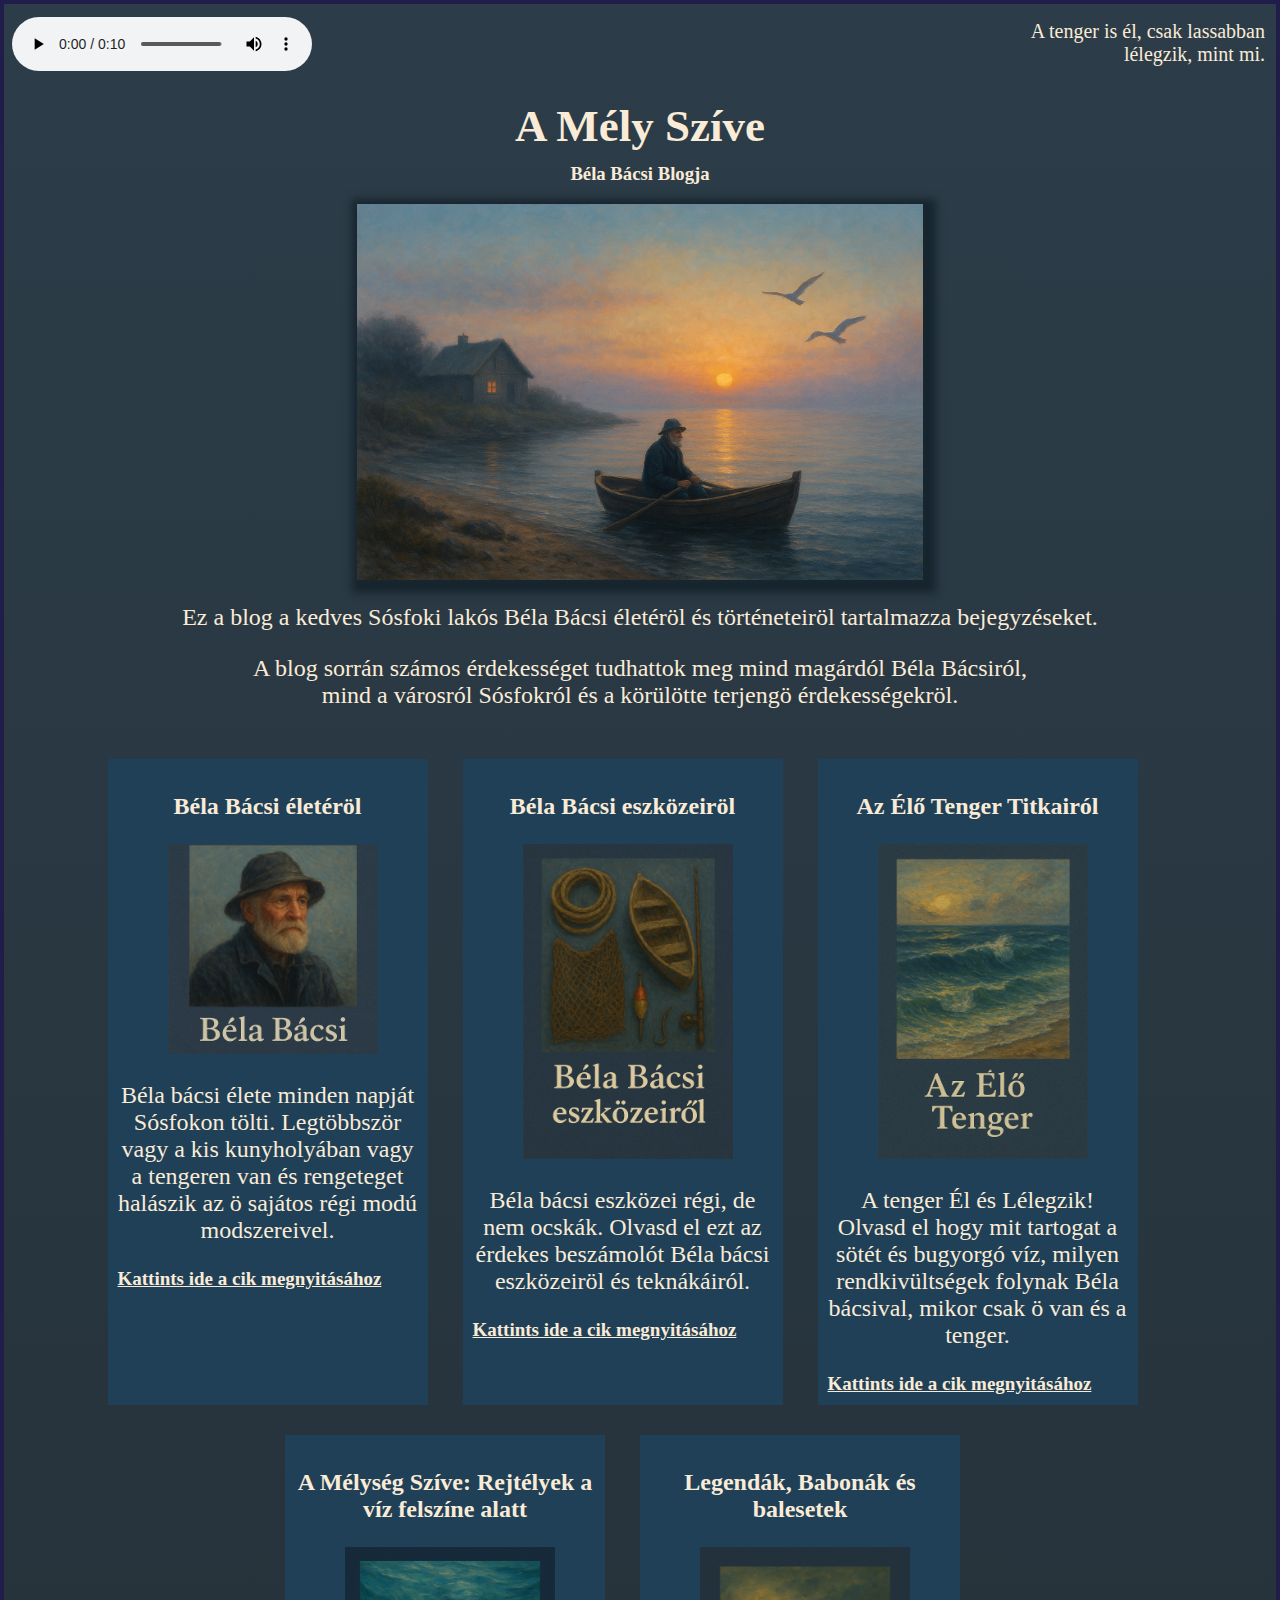
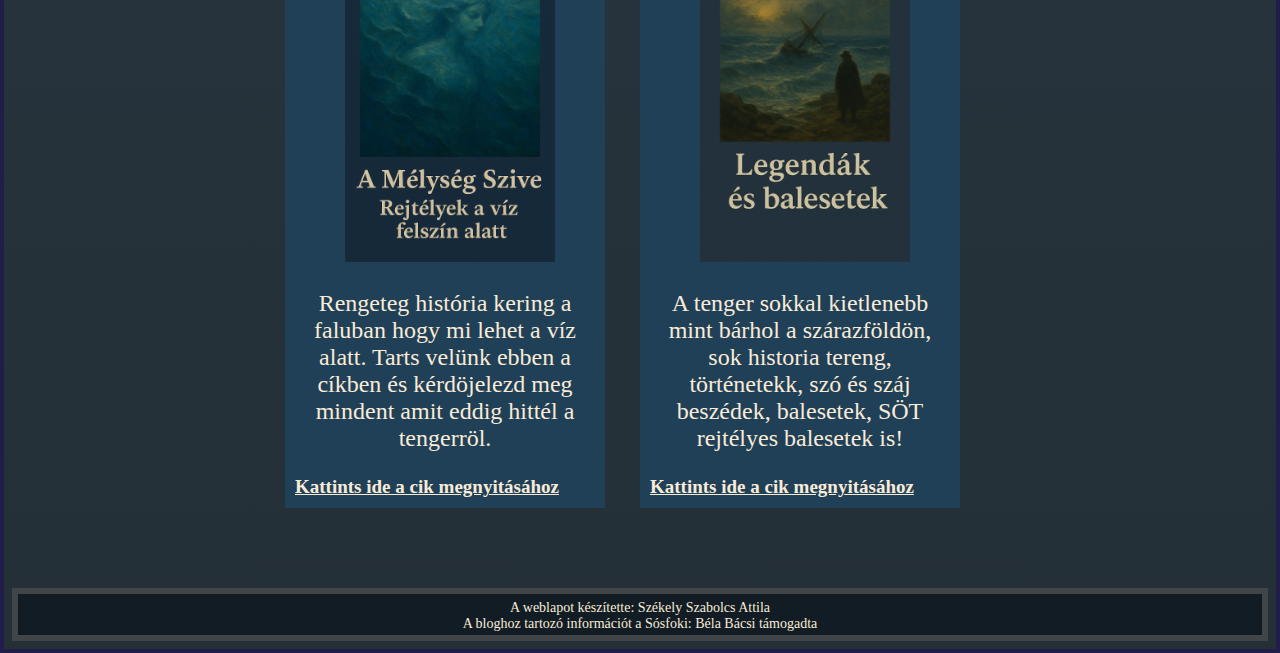
<file: Vizsga HTML/html and css/index.html>
<!DOCTYPE html>
<html lang="hu">
<head>
    <meta charset="UTF-8">
    <meta name="viewport" content="width=device-width, initial-scale=1.0">
    <title>Béla bácsi és a tenger titkai</title>
    <link rel="stylesheet" href="style.css">
</head>
<body>
    <audio controls autoplay loop preload="auto" class="main_audi"><source src="../assets/Sea_Waves.ogg" type="audio/ogg"><i>Your browser does not support the audio element. </i></audio>
    <p id="randomText" class="koszonto"></p>
        <script>
            const texts = [
                "Üdvözlöm a tenger legmélyebb bugyrában",
                "Nyitott szível várok mindenkit akit érdekel a tenger irányti érdeklődés",
                "Üdvözöllek a halászat íránti szenvedélyben",
                "A tenger is él, csak lassabban lélegzik, mint mi.",
                "A Mély Szíve nem alszik örökké.",
                "Te is hallottad már a tenger énekét?",
                "Vigyáz hogy ne nézz túl sokáig a tengerbe, mert lehet hogy fel fal téged is a mély",

            ];

            const randomIndex = Math.floor(Math.random() * texts.length);
            document.getElementById('randomText').innerText = texts[randomIndex];
        </script>    
    <h1>A Mély Szíve</h1>
    <h3 class="bump">Béla Bácsi Blogja</h3>
    <img src="../assets/main_pic.png" id="main_img" alt="gyönyörű naplemente">
    <p>Ez a blog a kedves Sósfoki lakós Béla Bácsi életéröl és történeteiröl tartalmazza bejegyzéseket.</p>
    <p>A blog sorrán számos érdekességet tudhattok meg mind magárdól Béla Bácsiról,<br> mind a városról Sósfokról és a körülötte terjengö érdekességekröl.</p>
    <div class="display_link">
        <div class="display_container">
            <h3>Béla Bácsi életéröl</h3>
            <img src="../assets/bela_bacsi.png" alt="béla bácsiról">
            <p>Béla bácsi élete minden napját Sósfokon tölti. Legtöbbször vagy a kis kunyholyában vagy a tengeren van és rengeteget halászik az ö sajátos régi modú modszereivel.</p>
            <a href="bela_bacsirol.html">Kattints ide a cik megnyitásához</a>
        </div>
        <div class="display_container">
            <h3>Béla Bácsi eszközeiröl</h3>
            <img src="../assets/bela_bacsi_eszkozok.png" alt="minden béla bácsi eszközeiröl">
            <p>Béla bácsi eszközei régi, de nem ocskák. Olvasd el ezt az érdekes beszámolót Béla bácsi eszközeiröl és teknákáiról.</p>
            <a href="bela_bacsi_eszközei.html">Kattints ide a cik megnyitásához</a>

        </div>
        <div class="display_container">
            <h3>Az Élő Tenger Titkairól</h3>
            <img src="../assets/elo_tenger.png" alt="halottál már az élő tengerröl?">
            <p>A tenger Él és Lélegzik! Olvasd el hogy mit tartogat a sötét és bugyorgó víz, milyen rendkivültségek folynak Béla bácsival, mikor csak ö van és a tenger.</p>
            <a href="az_elo_tenger.html">Kattints ide a cik megnyitásához</a>
       
        </div>
        <div class="display_container">
            <h3>A Mélység Szíve: Rejtélyek a víz felszíne alatt</h3>
            <img src="../assets/melyseg_szive.png" alt="mélyen a víz alatt...">
            <p>Rengeteg história kering a faluban hogy mi lehet a víz alatt. Tarts velünk ebben a cíkben és kérdöjelezd meg mindent amit eddig hittél a tengerröl.</p>
            <a href="a_melyseg_szive.html">Kattints ide a cik megnyitásához</a>
        </div>
        <div class="display_container">
            <h3>Legendák, Babonák és balesetek</h3>            
            <img src="../assets/legendak.png" alt="történetek a mélységböl">
            <p>A tenger sokkal kietlenebb mint bárhol a szárazföldön, sok historia tereng, történetekk, szó és száj beszédek, balesetek, SÖT rejtélyes balesetek is!</p>        
            <a href="balesetek_es_legendak.html">Kattints ide a cik megnyitásához</a>
        </div>

    </div>
    <footer>
        A weblapot készítette: Székely Szabolcs Attila
        <br>
        A bloghoz tartozó információt a Sósfoki: Béla Bácsi támogadta
    </footer>
</body>
</html>
</file>
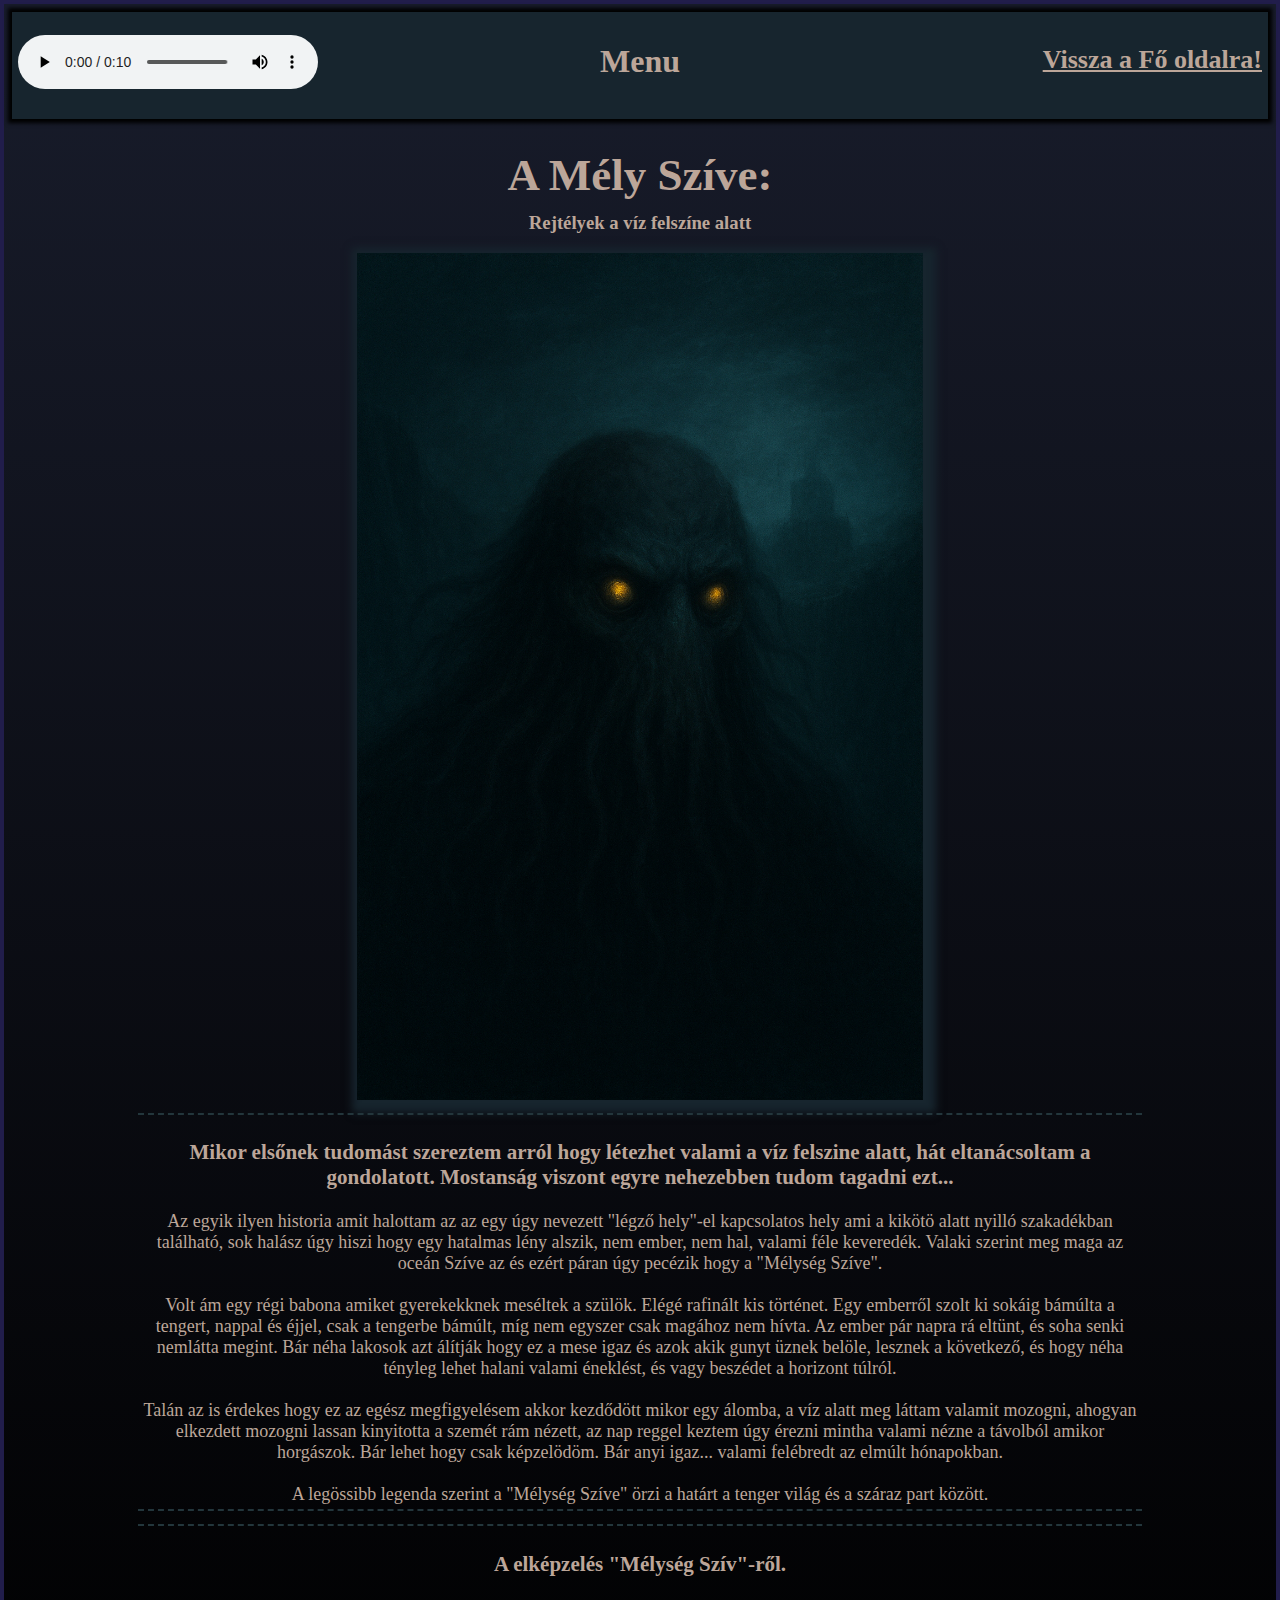
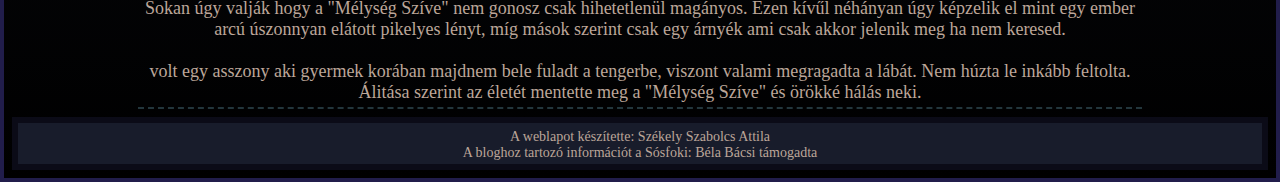
<file: Vizsga HTML/html and css/a_melyseg_szive.html>
<!DOCTYPE html>
<html lang="hu">
<head>
    <meta charset="UTF-8">
    <meta name="viewport" content="width=device-width, initial-scale=1.0">
    <title>Béla bácsi és a tenger titkai</title>
    <link rel="stylesheet" href="style.css">
</head>
<body class="melyen">
    <div class="menu_container">
    <h3 class="menu deep_color">Menu</h3>
    <audio controls autoplay loop preload="auto"><source src="../assets/Sea_Waves.ogg" type="audio/ogg"><i>Your browser does not support the audio element. </i></audio>
    <a href="index.html" class="fo_menu deep_color">Vissza a Fő oldalra!</a>
    </div>

    <h1 class="deep_color">A Mély Szíve:</h1>
    <h3 class="deep_color bump">Rejtélyek a víz felszíne alatt</h3>
    <img src="../assets/a_leny.png" id="main_img" alt="a lény">
    <article class="deep_color deep_border">
        <h3 class="deep_color">Mikor elsőnek tudomást szereztem arról hogy létezhet valami a víz felszine alatt, hát eltanácsoltam a gondolatott. Mostanság viszont egyre nehezebben tudom tagadni ezt...</h3>
        Az egyik ilyen historia amit halottam az az egy úgy nevezett "légző hely"-el kapcsolatos hely ami a kikötö alatt nyilló szakadékban található, sok halász úgy hiszi hogy egy hatalmas lény alszik, nem ember, nem hal, valami féle keveredék. Valaki szerint meg maga az oceán Szíve az és ezért páran úgy pecézik hogy a "Mélység Szíve".
        <br>
        <br>
        Volt ám egy régi babona amiket gyerekekknek meséltek a szülök. Elégé rafinált kis történet. Egy emberről szolt ki sokáig bámúlta a tengert, nappal és éjjel, csak a tengerbe bámúlt, míg nem egyszer csak magához nem hívta. Az ember pár napra rá eltünt, és soha senki nemlátta megint. Bár néha lakosok azt álítják hogy ez a mese igaz és azok akik gunyt üznek belöle, lesznek a következő, és hogy néha tényleg lehet halani valami éneklést, és vagy beszédet a horizont túlról. 
        <br>
        <br>
        Talán az is érdekes hogy ez az egész megfigyelésem akkor kezdődött mikor egy álomba, a víz alatt meg láttam valamit mozogni, ahogyan elkezdett mozogni lassan kinyitotta a szemét rám nézett, az nap reggel keztem úgy érezni mintha valami nézne a távolból amikor horgászok. Bár lehet hogy csak képzelödöm. Bár anyi igaz... valami felébredt az elmúlt hónapokban.
        <br>
        <br>
        A legössibb legenda szerint a "Mélység Szíve" örzi a határt a tenger világ és a száraz part között. 
    </article>
    <article class="deep_color deep_border">
        <h3 class="deep_color">A elképzelés "Mélység Szív"-ről.</h3>
        Sokan úgy valják hogy a "Mélység Szíve" nem gonosz csak hihetetlenül magányos. Ezen kívűl néhányan úgy képzelik el mint egy ember arcú úszonnyan elátott pikelyes lényt, míg mások szerint csak egy árnyék ami csak akkor jelenik meg ha nem keresed.
        <br>
        <br>
        volt egy asszony aki gyermek korában majdnem bele fuladt a tengerbe, viszont valami megragadta a lábát. Nem húzta le inkább feltolta. Álitása szerint az életét mentette meg a "Mélység Szíve" és örökké hálás neki.
    </article>
    <footer class="deep_color deep_footer">
        A weblapot készítette: Székely Szabolcs Attila
        <br>
        A bloghoz tartozó információt a Sósfoki: Béla Bácsi támogadta
    </footer>

</body>
</html>
</file>
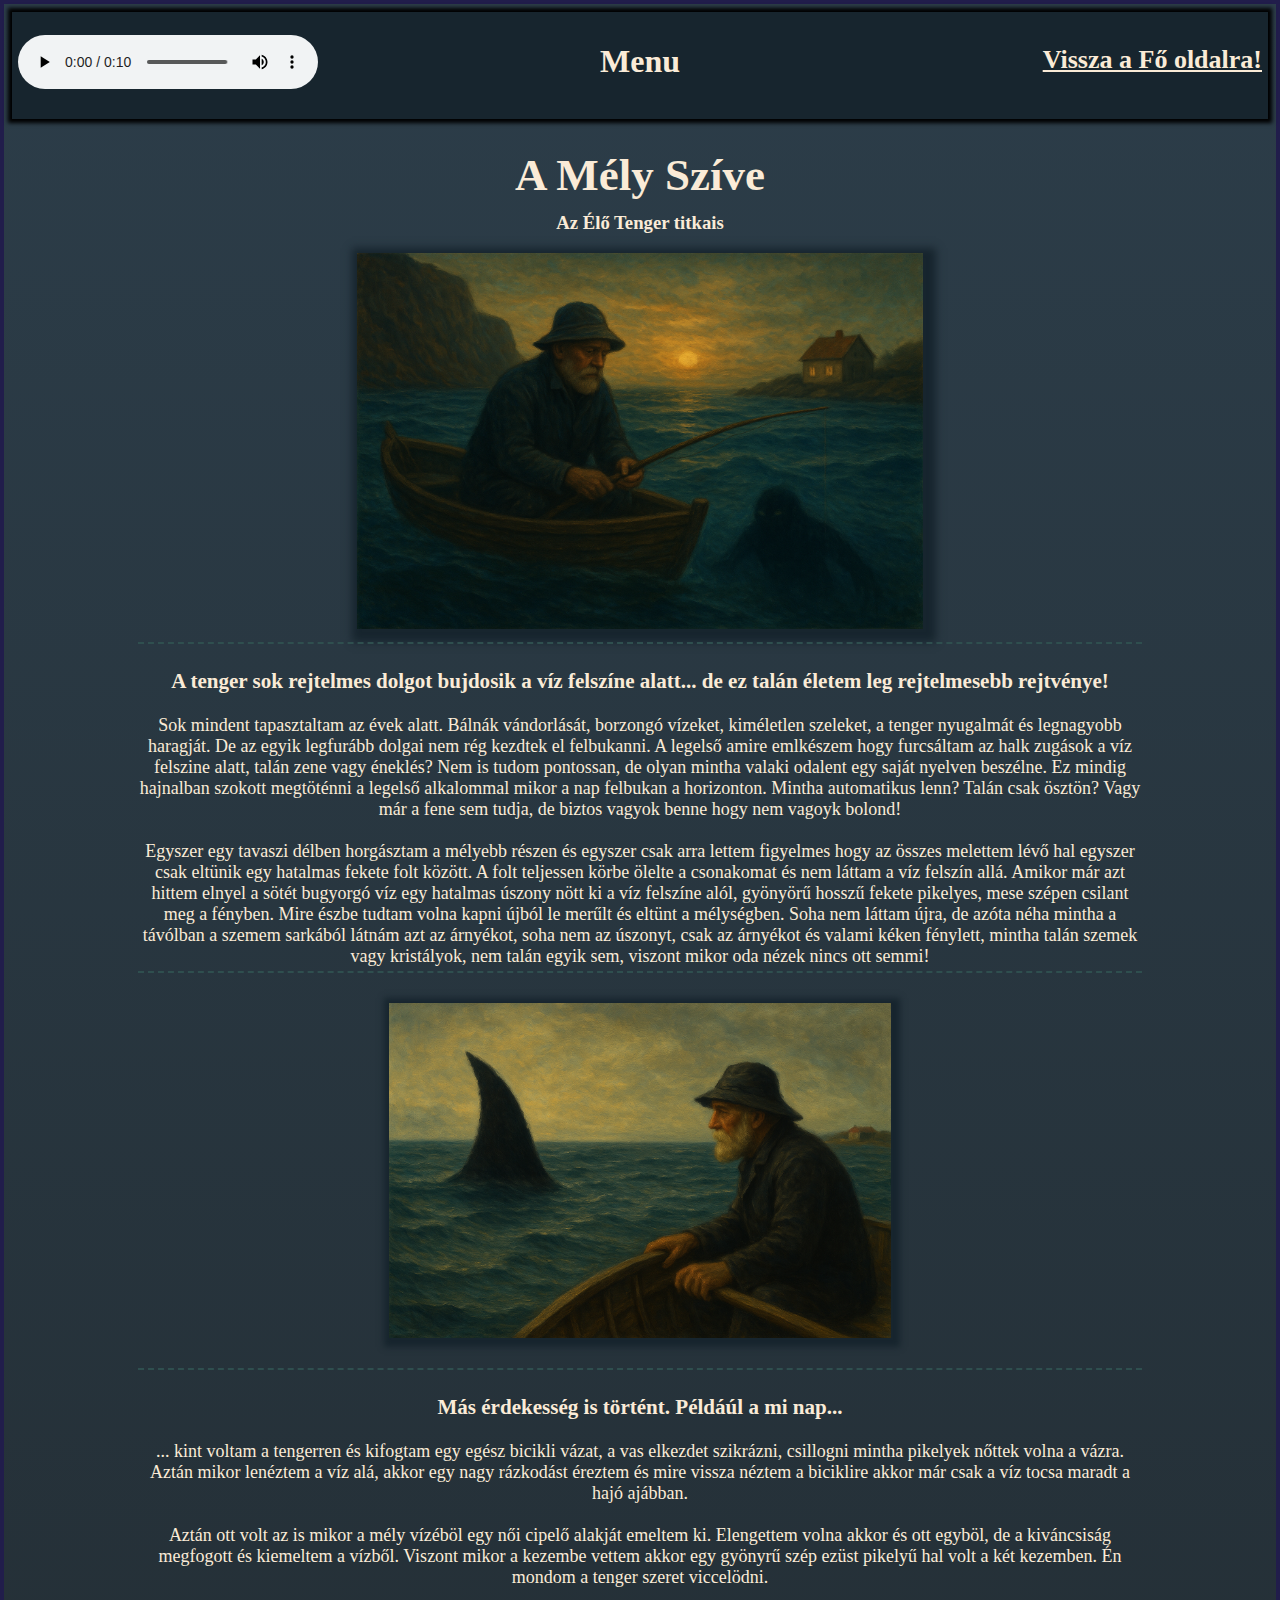
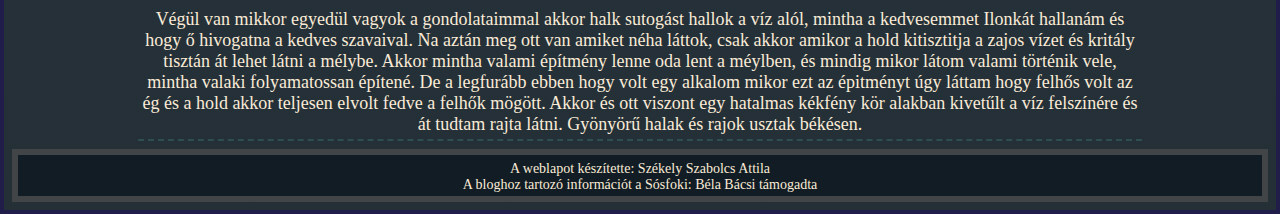
<file: Vizsga HTML/html and css/az_elo_tenger.html>
<!DOCTYPE html>
<html lang="hu">
<head>
    <meta charset="UTF-8">
    <meta name="viewport" content="width=device-width, initial-scale=1.0">
    <title>Béla bácsi és a tenger titkai</title>
    <link rel="stylesheet" href="style.css">
</head>
<body>
    <divc class="fish_container"> <!-- Tanár úr tudom hogy hibát ad, de nem müködik ha kijavítom, néze meg magától I swear to god -->
        <img src="../assets/fish\big_fish.png" class="big_fish" alt="Big fish good fish">
        <img src="../assets/fish\swarm_of_fish.png" class="small_fish_1" alt="avgán">
        <img src="../assets/fish\swarm_of_fish_2.png" class="small_fish_2" alt="shurkiken">
    </divc>
    <div class="menu_container">
    <h3 class="menu">Menu</h3>
    <audio controls autoplay loop preload="auto"><source src="../assets/Sea_Waves.ogg" type="audio/ogg"><i>Your browser does not support the audio element. </i></audio>
    <a href="index.html" class="fo_menu">Vissza a Fő oldalra!</a>
    </div>
    
    
    <h1>A Mély Szíve</h1>
    <h3 class="bump">Az Élő Tenger titkais</h3>
    <img src="../assets/az_elo_tenger.png" id="main_img" alt="az elo tenger">
    <article>
        <h3>A tenger sok rejtelmes dolgot bujdosik a víz felszíne alatt... de ez talán életem leg rejtelmesebb rejtvénye!</h3>
        Sok mindent tapasztaltam az évek alatt. Bálnák vándorlását, borzongó vízeket, kiméletlen szeleket, a tenger nyugalmát és legnagyobb haragját. De az egyik legfurább dolgai nem rég kezdtek el felbukanni. A legelső amire emlkészem hogy furcsáltam az halk zugások a víz felszine alatt, talán zene vagy éneklés? Nem is tudom pontossan, de olyan mintha valaki odalent egy saját nyelven beszélne. Ez mindig hajnalban szokott megtöténni a legelső alkalommal mikor a nap felbukan a horizonton. Mintha automatikus lenn? Talán csak ösztön? Vagy már a fene sem tudja, de biztos vagyok benne hogy nem vagoyk bolond!
        <br>
        <br>
        Egyszer egy tavaszi délben horgásztam a mélyebb részen és egyszer csak arra lettem figyelmes hogy az összes melettem lévő hal egyszer csak eltünik egy hatalmas fekete folt között. A folt teljessen körbe ölelte a csonakomat és nem láttam a víz felszín allá. Amikor már azt hittem elnyel a sötét bugyorgó víz egy hatalmas úszony nött ki a víz felszíne alól, gyönyörű hosszű fekete pikelyes, mese szépen csilant meg a fényben. Mire észbe tudtam volna kapni újból le merűlt és eltünt a mélységben. Soha nem láttam újra, de azóta néha mintha a távólban a szemem sarkából látnám azt az árnyékot, soha nem az úszonyt, csak az árnyékot és valami kéken fénylett, mintha talán szemek vagy kristályok, nem talán egyik sem, viszont mikor oda nézek nincs ott semmi! 
    </article>
    <img src="../assets/oszony.png" id="side_img" alt="a rejtélyes uszony">
    <article>
        <h3>Más érdekesség is történt. Példáúl a mi nap...</h3>
        ... kint voltam a tengerren és kifogtam egy egész bicikli vázat, a vas elkezdet szikrázni, csillogni mintha pikelyek nőttek volna a vázra. Aztán mikor lenéztem a víz alá, akkor egy nagy rázkodást éreztem és mire vissza néztem a biciklire akkor már csak a víz tocsa maradt a hajó ajábban.
        <br>
        <br>
        Aztán ott volt az is mikor a mély vízéböl egy női cipelő alakját emeltem ki. Elengettem volna akkor és ott egyböl, de a kiváncsiság megfogott és kiemeltem a vízből. Viszont mikor a kezembe vettem akkor egy gyönyrű szép ezüst pikelyű hal volt a két kezemben. Én mondom a tenger szeret viccelödni.
        <br>
        <br>    
        Végül van mikkor egyedül vagyok a gondolataimmal akkor halk sutogást hallok a víz alól, mintha a kedvesemmet Ilonkát hallanám és hogy ő hivogatna a kedves szavaival. Na aztán meg ott van amiket néha láttok, csak akkor amikor a hold kitisztitja a zajos vízet és kritály tisztán át lehet látni a mélybe. Akkor mintha valami építmény lenne oda lent a méylben, és mindig mikor látom valami történik vele, mintha valaki folyamatossan építené. De a legfurább ebben hogy volt egy alkalom mikor ezt az épitményt úgy láttam hogy felhős volt az ég és a hold akkor teljesen elvolt fedve a felhők mögött. Akkor és ott viszont egy hatalmas kékfény kör alakban kivetűlt a víz felszínére és át tudtam rajta látni. Gyönyörű halak és rajok usztak békésen.  
    </article>
    <footer>
        A weblapot készítette: Székely Szabolcs Attila
        <br>
        A bloghoz tartozó információt a Sósfoki: Béla Bácsi támogadta
    </footer>

</body>
</html>
</file>
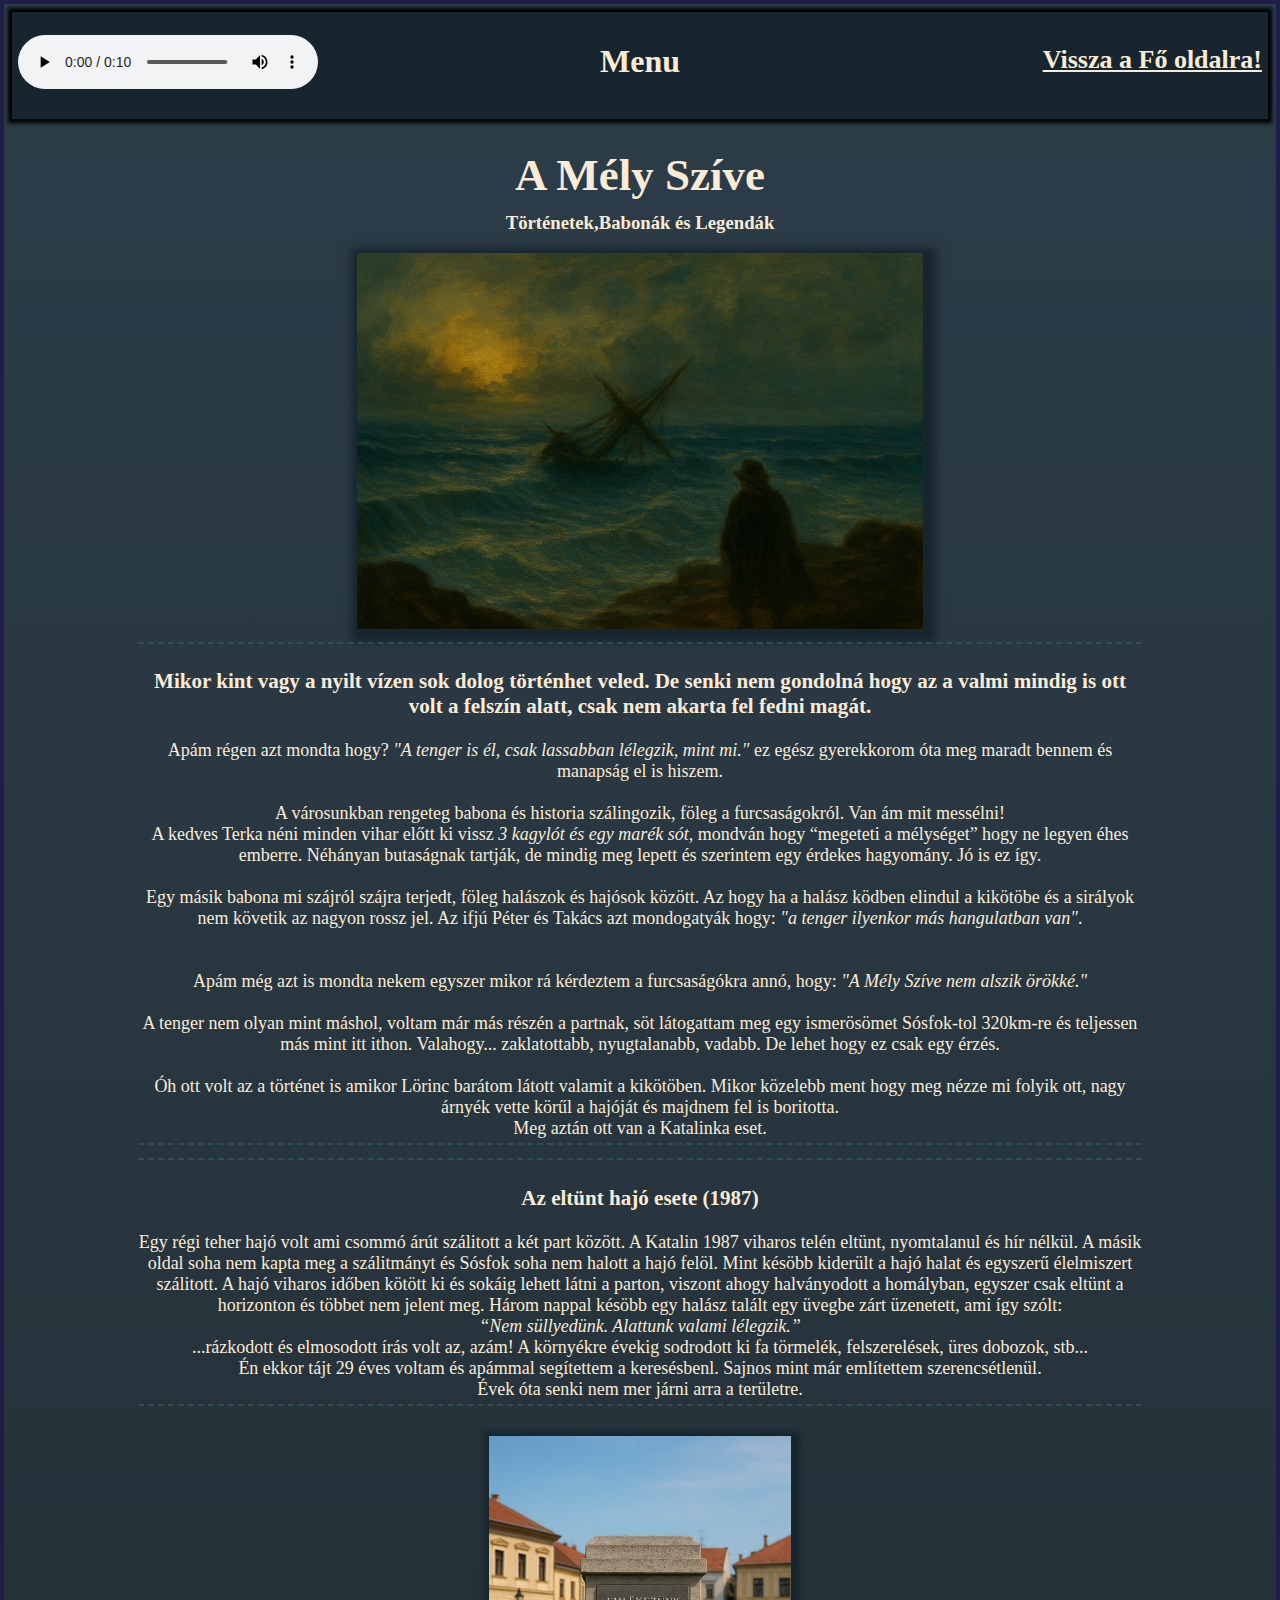
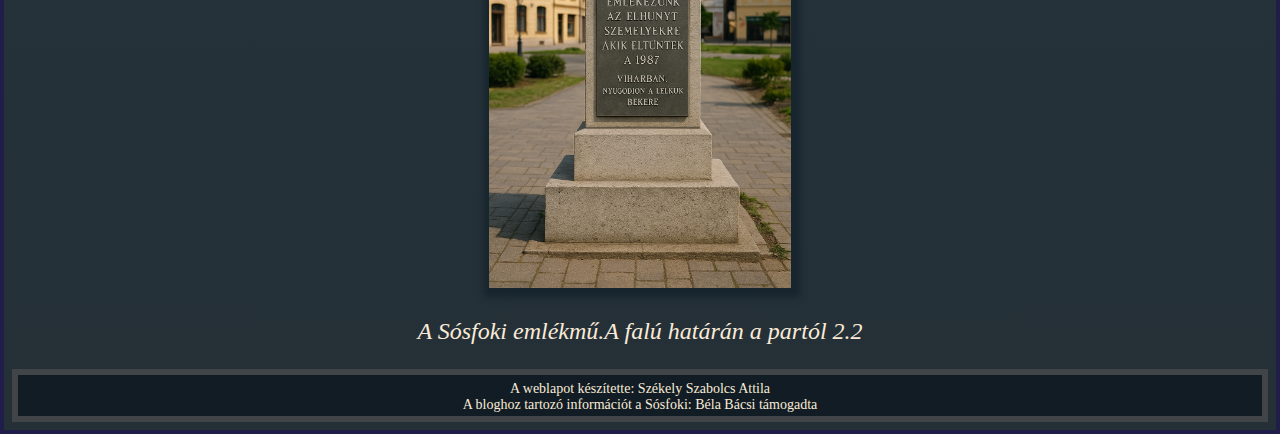
<file: Vizsga HTML/html and css/balesetek_es_legendak.html>
<!DOCTYPE html>
<html lang="hu">
<head>
    <meta charset="UTF-8">
    <meta name="viewport" content="width=device-width, initial-scale=1.0">
    <title>Béla bácsi és a tenger titkai</title>
    <link rel="stylesheet" href="style.css">
</head>
<body>
    <div class="menu_container">
    <h3 class="menu">Menu</h3>
    <audio controls autoplay loop preload="auto"><source src="../assets/Sea_Waves.ogg" type="audio/ogg"><i>Your browser does not support the audio element. </i></audio>
    <a href="index.html" class="fo_menu">Vissza a Fő oldalra!</a>
    </div>
    <h1>A Mély Szíve</h1>
    <h3 class="bump">Történetek,Babonák és Legendák</h3>
    <img src="../assets/legendák.png" id="main_img" alt="a legendák">
    <article>
        <h3>Mikor kint vagy a nyilt vízen sok dolog történhet veled. De senki nem gondolná hogy az a valmi mindig is ott volt a felszín alatt, csak nem akarta fel fedni magát.</h3>
        Apám régen azt mondta hogy? <i>"A tenger is él, csak lassabban lélegzik, mint mi."</i> ez egész gyerekkorom óta meg maradt bennem és manapság el is hiszem.
        <br>
        <br>
        A városunkban rengeteg babona és historia szálingozik, föleg a furcsaságokról. Van ám mit messélni!<br>
        A kedves Terka néni minden vihar előtt ki vissz <i>3 kagylót és egy marék sót</i>, mondván hogy “megeteti a mélységet” hogy ne legyen éhes emberre. Néhányan butaságnak tartják, de mindig meg lepett és szerintem egy érdekes hagyomány. Jó is ez így.
        <br>
        <br>
        Egy másik babona mi szájról szájra terjedt, föleg halászok és hajósok között. Az hogy ha a halász ködben elindul a kikötöbe és a sirályok nem követik az nagyon rossz jel. Az ifjú Péter és Takács azt mondogatyák hogy: <i>"a tenger ilyenkor más hangulatban van"</i>.
        <br>
        <br>
        <br>
        Apám még azt is mondta nekem egyszer mikor rá kérdeztem a furcsaságókra annó, hogy: <i>"A Mély Szíve nem alszik örökké."</i>
        <br>
        <br>
        A tenger nem olyan mint máshol, voltam már más részén a partnak, söt látogattam meg egy ismerösömet Sósfok-tol 320km-re és teljessen más mint itt ithon. Valahogy... zaklatottabb, nyugtalanabb, vadabb. De lehet hogy ez csak egy érzés.
        <br>
        <br>
        Óh ott volt az a történet is amikor Lörinc barátom látott valamit a kikötöben. Mikor közelebb ment hogy meg nézze mi folyik ott, nagy árnyék vette körűl a hajóját és majdnem fel is boritotta.
        <br>
        Meg aztán ott van a Katalinka eset.
    </article>
    <article>
        <h3>Az eltünt hajó esete (1987)</h3>
        Egy régi teher hajó volt ami csommó árút szálitott a két part között. A Katalin 1987 viharos telén eltünt, nyomtalanul és hír nélkül. A másik oldal soha nem kapta meg a szálitmányt és Sósfok soha nem halott a hajó felöl. Mint késöbb kiderült a hajó halat és egyszerű élelmiszert szálitott. A hajó viharos időben kötött ki és sokáig lehett látni a parton, viszont ahogy halványodott a homályban, egyszer csak eltünt a horizonton és többet nem jelent meg. Három nappal késöbb egy halász talált egy üvegbe zárt üzenetett, ami így szólt:
        <br> <i>“Nem süllyedünk. Alattunk valami lélegzik.”</i>
        <br>
        ...rázkodott és elmosodott írás volt az, azám! A környékre évekig sodrodott ki fa törmelék, felszerelések, üres dobozok, stb...  
        <br>
        Én ekkor tájt 29 éves voltam és apámmal segítettem a keresésbenl. Sajnos mint már említettem szerencsétlenül.
        <br> Évek óta senki nem mer járni arra a területre.
    </article>
    <img src="../assets/sósfoki_emlékmü.png" id="emlek" alt="sósfoki megemlékezés">
    <p><i>A Sósfoki emlékmű.A falú határán a partól 2.2 <km-re></km-re></i></p>
    <footer>
        A weblapot készítette: Székely Szabolcs Attila
        <br>
        A bloghoz tartozó információt a Sósfoki: Béla Bácsi támogadta
    </footer>
</body>
</html>
</file>
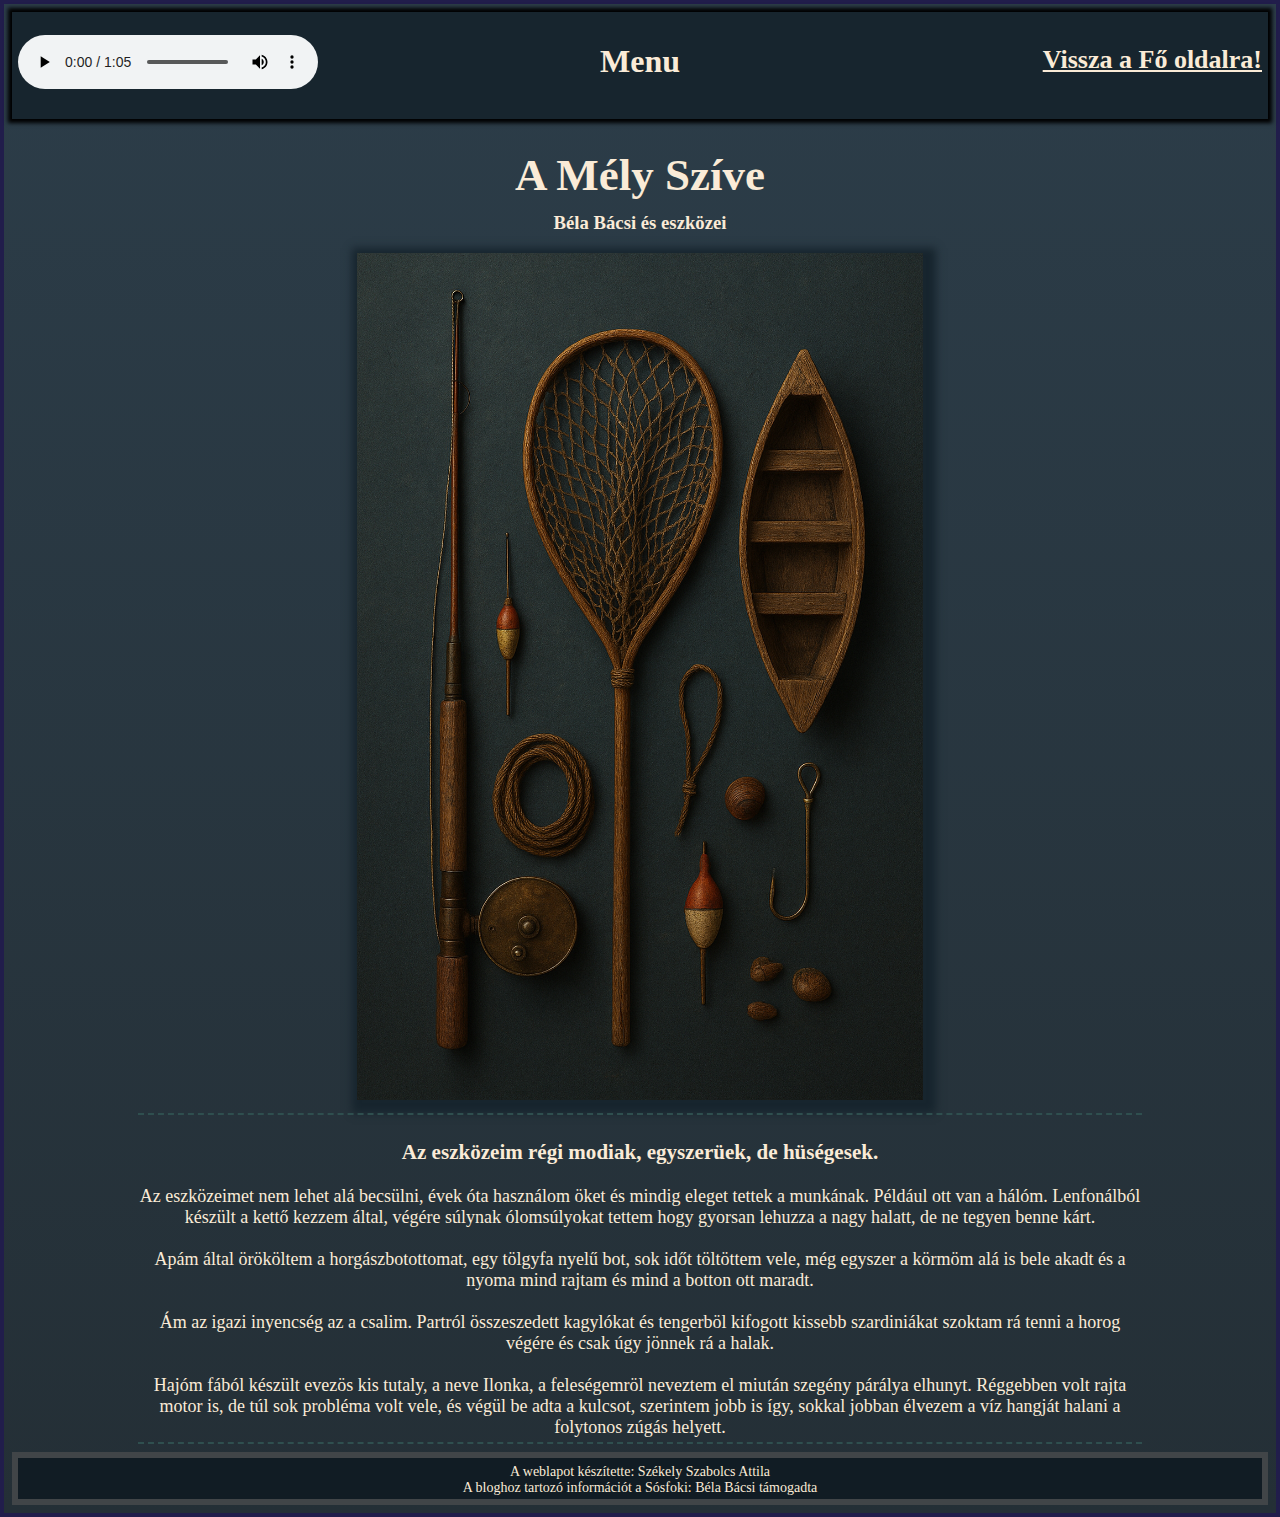
<file: Vizsga HTML/html and css/bela_bacsi_eszközei.html>
<!DOCTYPE html>
<html lang="hu">
<head>
    <meta charset="UTF-8">
    <meta name="viewport" content="width=device-width, initial-scale=1.0">
    <title>Béla bácsi és a tenger titkai</title>
    <link rel="stylesheet" href="style.css">
</head>
<body>
    <div class="menu_container">
    <h3 class="menu">Menu</h3>
    <audio controls autoplay loop preload="auto"><source src="../assets/Seagulls.ogg" type="audio/ogg"><i>Your browser does not support the audio element. </i></audio>
    <a href="index.html" class="fo_menu">Vissza a Fő oldalra!</a>
    </div>
    <divc class="fish_container"> <!-- Tanár úr tudom hogy hibát ad, de nem müködik ha kijavítom, néze meg magától I swear to god -->
    <img src="../assets/fish\bird_fly.gif" class="seagull" alt="caw caw mf">
    </divc>
    <h1>A Mély Szíve</h1>
    <h3 class="bump">Béla Bácsi és eszközei</h3>
    <img src="../assets/béla_bacsi_eszkozei.png" id="main_img" alt="béla bácsi teljes felszerelése">
    <article>
        <h3>Az eszközeim régi modiak, egyszerüek, de hüségesek.</h3>
        Az eszközeimet nem lehet alá becsülni, évek óta használom öket és mindig eleget tettek a munkának. Például ott van a hálóm. Lenfonálból készült a kettő kezzem által, végére súlynak ólomsúlyokat tettem hogy gyorsan lehuzza a nagy halatt, de ne tegyen benne kárt.
        <br>
        <br>
        Apám által örököltem a horgászbotottomat, egy tölgyfa nyelű bot, sok időt töltöttem vele, még egyszer a körmöm alá is bele akadt és a nyoma mind rajtam és mind a botton ott maradt. 
        <br>
        <br>
        Ám az igazi inyencség az a csalim. Partról összeszedett kagylókat és tengerböl kifogott kissebb szardiniákat szoktam rá tenni a horog végére és csak úgy jönnek rá a halak.
        <br>
        <br>
        Hajóm fából készült evezös kis tutaly, a neve Ilonka, a feleségemröl neveztem el miután szegény párálya elhunyt. Réggebben volt rajta motor is, de túl sok probléma volt vele, és végül be adta a kulcsot, szerintem jobb is így, sokkal jobban élvezem a víz hangját halani a folytonos zúgás helyett.
    </article>
    <footer>
        A weblapot készítette: Székely Szabolcs Attila
        <br>
        A bloghoz tartozó információt a Sósfoki: Béla Bácsi támogadta
    </footer>
</body>
</html>
</file>
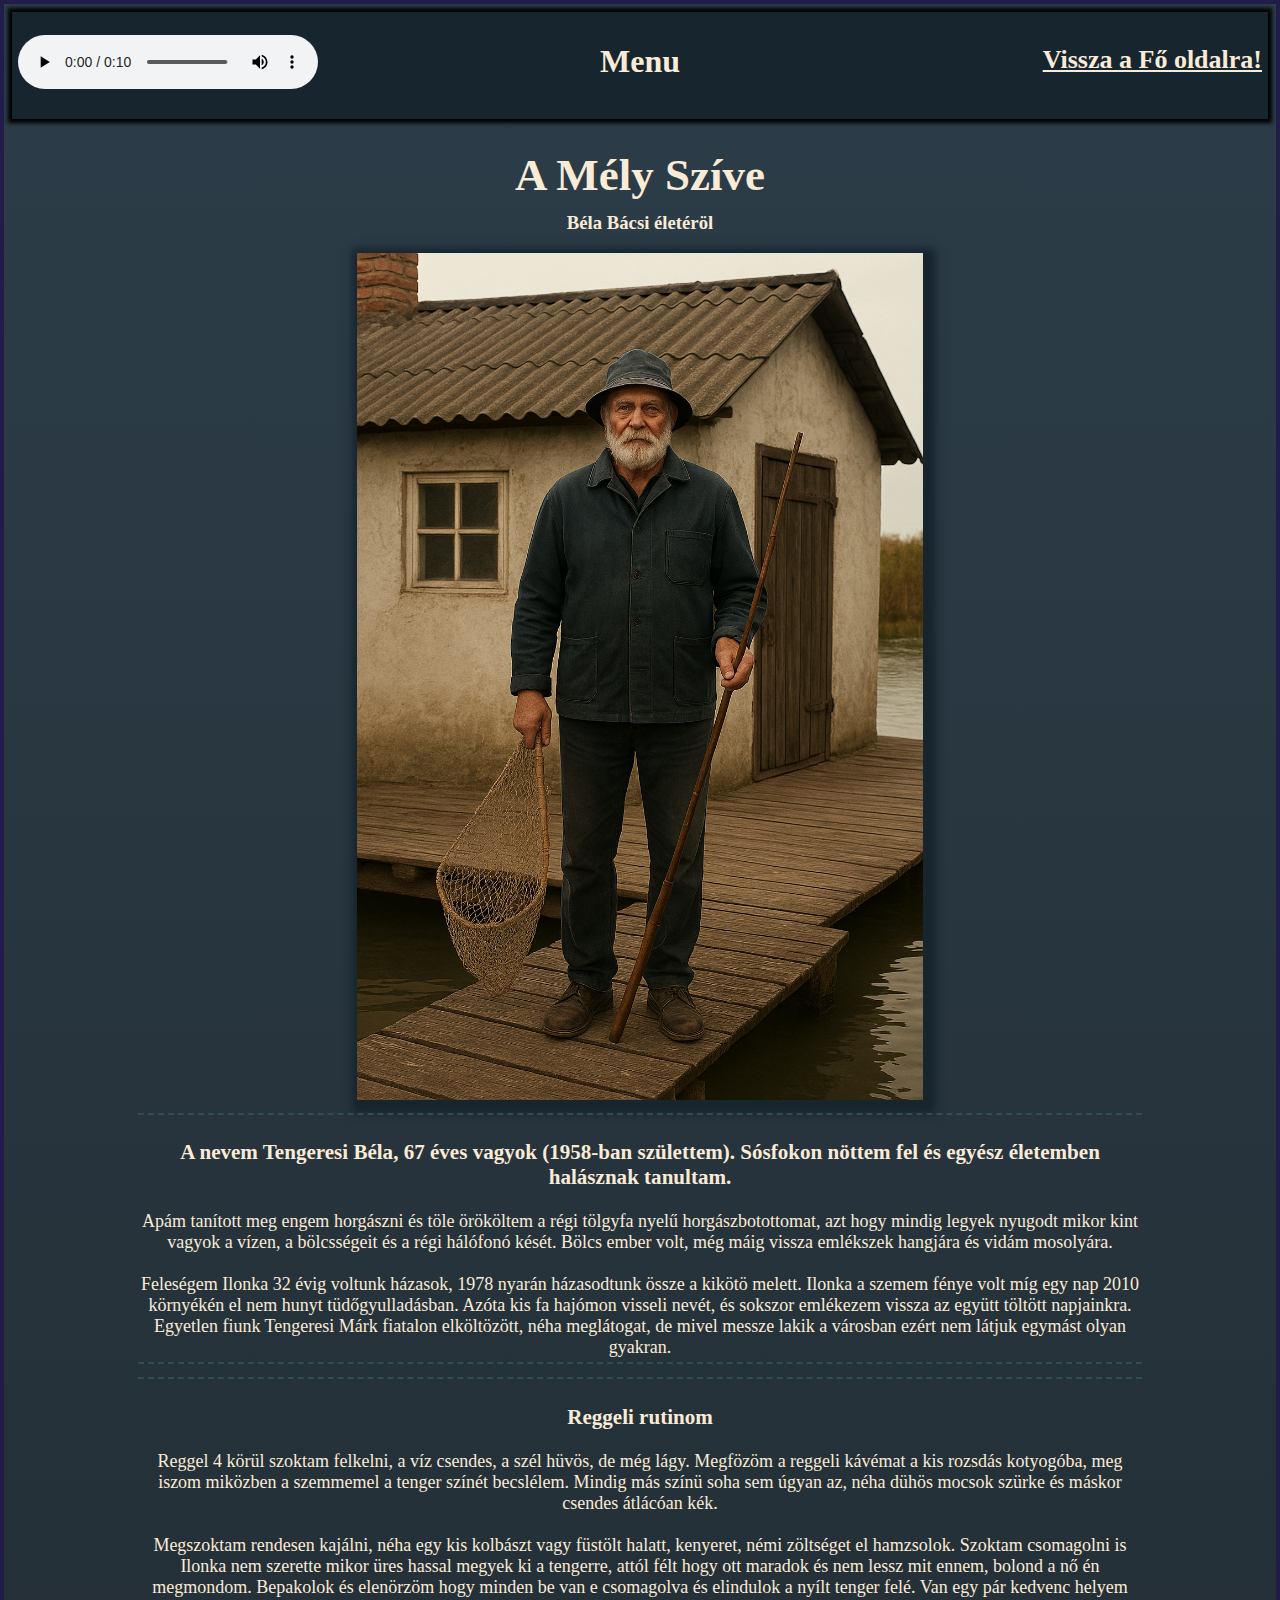
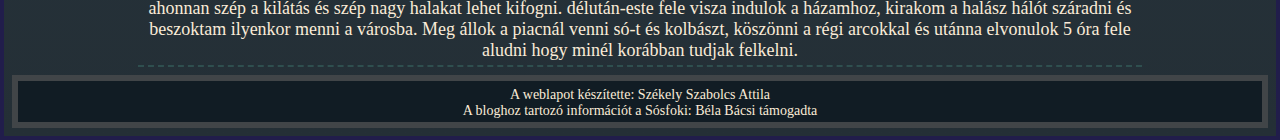
<file: Vizsga HTML/html and css/bela_bacsirol.html>
<!DOCTYPE html>
<html lang="hu">
<head>
    <meta charset="UTF-8">
    <meta name="viewport" content="width=device-width, initial-scale=1.0">
    <title>Béla bácsi és a tenger titkai</title>
    <link rel="stylesheet" href="style.css">
</head>
<body>
    <div class="menu_container">
    <h3 class="menu">Menu</h3>
    <audio controls autoplay loop preload="auto"><source src="../assets/Sea_Waves.ogg" type="audio/ogg"><i>Your browser does not support the audio element. </i></audio>
    <a href="index.html" class="fo_menu">Vissza a Fő oldalra!</a>
    </div>
    <h1>A Mély Szíve</h1>
    <h3 class="bump">Béla Bácsi életéröl</h3>
    <img src="../assets/teljes_test_bela.png" id="main_img" alt="teljes testű béla bácsi">
    <article>
        <h3>A nevem Tengeresi Béla, 67 éves vagyok (1958-ban születtem). Sósfokon nöttem fel és egyész életemben halásznak tanultam.</h3>
        Apám tanított meg engem horgászni és töle örököltem a régi tölgyfa nyelű horgászbotottomat, azt hogy mindig legyek nyugodt mikor kint vagyok a vízen, a bölcsségeit és a régi hálófonó kését. Bölcs ember volt, még máig vissza emlékszek hangjára és vidám mosolyára. 
        <br>
        <br>
        Feleségem Ilonka 32 évig voltunk házasok, 1978 nyarán házasodtunk össze a kikötö melett. Ilonka a szemem fénye volt míg egy nap 2010 környékén el nem hunyt tüdőgyulladásban. Azóta kis fa hajómon visseli nevét, és sokszor emlékezem vissza az együtt töltött napjainkra. Egyetlen fiunk Tengeresi Márk fiatalon elköltözött, néha meglátogat, de mivel messze lakik a városban ezért nem látjuk egymást olyan gyakran. 
    </article>
    <article>
        <h3>Reggeli rutinom</h3>
        Reggel 4 körül szoktam felkelni, a víz csendes, a szél hüvös, de még lágy. Megfözöm a reggeli kávémat a kis rozsdás kotyogóba, meg iszom miközben a szemmemel a tenger színét becslélem. Mindig más színü soha sem úgyan az, néha dühös mocsok szürke és máskor csendes átlácóan kék.
        <br>
        <br>
        Megszoktam rendesen kajálni, néha egy kis kolbászt vagy füstölt halatt, kenyeret, némi zöltséget el hamzsolok. Szoktam csomagolni is Ilonka nem szerette mikor üres hassal megyek ki a tengerre, attól félt hogy ott maradok és nem lessz mit ennem, bolond a nő én megmondom. Bepakolok és elenörzöm hogy minden be van e csomagolva és elindulok a nyílt tenger felé. Van egy pár kedvenc helyem ahonnan szép a kilátás és szép nagy halakat lehet kifogni. délután-este fele visza indulok a házamhoz, kirakom a halász hálót száradni és beszoktam ilyenkor menni a városba. Meg állok a piacnál venni só-t és kolbászt, köszönni a régi arcokkal és utánna elvonulok 5 óra fele aludni hogy minél korábban tudjak felkelni.
    </article>

    <footer>
        A weblapot készítette: Székely Szabolcs Attila
        <br>
        A bloghoz tartozó információt a Sósfoki: Béla Bácsi támogadta
    </footer>

</body>
</html>
</file>
<file: Vizsga HTML/html and css/style.css>
html{
    border: solid rgb(33, 29, 75);
    border-width: 4.5px;
    display:block;
    box-sizing: border-box;
}
body{
    background-color: #2c3d49; /* For browsers that do not support gradients */
    background-image: linear-gradient(to bottom, #2c3d49, #242f36);
    background-repeat: no-repeat;
    z-index: unset;
    
}

@media only screen and (max-width: 600px) 
{
    .koszonto{
        visibility: hidden;
    }
}
@media only screen and (max-width: 730px) 
{
    .menu{
        visibility: hidden;
    }
}
@media only screen and (max-width: 560px) 
{
    .fo_menu{
        width: 40%;
        overflow:hidden; 
        white-space:nowrap; 
        text-overflow: ellipsis;
        color: red;
    }
    audio{
        width: 40%;
    }
}

.melyen{
    background-color: #1a252d; /* For browsers that do not support gradients */
    background-image: linear-gradient(to bottom, #181c2b, #000000);
    background-repeat: no-repeat;

}
.deep_color{
    color: #bca699;

}
h1{
    text-align: center;
    font-family: 'EB Garamond';
    color: antiquewhite;
    font-size: 45px;
    margin-bottom: -8px;
}
h3{
    text-align: center;
    font-family: 'EB Garamond';
    color: antiquewhite;
}
h1:hover{
    animation: bump 0.75s forwards;
}
.bump:hover{
    animation: bump 0.75s forwards;
}

.koszonto{
    font-family: 'EB Garamond';
    color: antiquewhite;
    position: absolute;
    top: 0px;
    right: 15px;
    width: 300px;
    text-align: right;
    font-size: 20px;
    animation-name: slide_in;
    animation-duration: 1.5s;
}
.menu_container{
    padding: 6px;
    background-color:#17252e;
    box-shadow: 0px 0px 4px 4px black;
}
audio{
    transform: translateY(-20px);
}
.main_audi{
    transform: translateY(5px);   
}

.menu{
    float: initial;
    font-size: 32px;
    margin: 0 auto;
    transform: translateY(25px);

}

img{
    width: 40%;
}

#main_img{
    display: block;
    width: 45%;
    margin: auto;
    box-shadow: 4px 4px 8px 9px #17252e;

}
#side_img{
    display: block;
    margin: 30px auto;
    box-shadow: 2px 2px 6px 7px #17252e;

}
#emlek{
    display: block;
    margin: 30px auto;
    box-shadow: 2px 2px 6px 7px #17252e;
    width: 24%;

}

p{
    text-align: center;
    font-family: 'EB Garamond';
    color: antiquewhite;
    font-size: 24px;
    
}
.deep_border{
    border-top: 2px dashed #23363c;
    border-bottom: 2px dashed #23363c;

}
article{
    border-top: 2px dashed darkslategrey;
    border-bottom: 2px dashed darkslategrey;
    margin-left: 10%;
    margin-right: 10%;
    margin-top: 13px;
    text-align: center;
    font-family: 'EB Garamond';
    color: antiquewhite;
    font-size: 18px;
    padding-top: 4px;
    padding-bottom: 4px;

}




.display_link{
    max-width: 1800px;
    margin: 20px auto;
    margin: 50px auto;
    display: flex;
    flex-wrap: wrap;
    flex-grow: 2;
    justify-content: center;

    
}

.display_container{
    max-width: 300px;
    padding: 10px;
    align-items: center;
    margin-right: 35px;
    margin-bottom: 30px;
    background-color: #1f4057;
    img{
        width: 70%;
        padding-left: 50px;
    }
    h3{
        font-size: 24px;
        font-weight: bold;
    }
    a{
        display: flex;
        justify-content: flex-end;
        position: inherit;
        float: left;
        align-items: flex-end;
        text-align: left;

    }

}
.display_container:hover{
    animation: tilt 0.5 forwards;
    a{
        transform: rotate(0.5deg);
    }
}

a{
    text-align: center;
    font-family: 'EB Garamond';
    color: antiquewhite;
    font-size: 19px;
    font-weight: bold;
}

.fo_menu{
    display: flex;
    justify-content: right;
    position: inherit;
    float: right;
    text-align: right;
    font-size: 26px;
    transform: translateY(-10px);

    }


.deep_footer{
    background-color: #181c2b;
    border: 6px solid #0b0b17;

}
@keyframes slide_in{
    from {transform: translateX(500px);color: rgba(250, 235, 215, 0);}
    to {transform: translateX(0px);}
    60% {color: rgba(250, 235, 215, 0);}
    100% {color: antiquewhite;}
}

@keyframes grow{
    from {font-size: 14px;}
    to {font-size: 20px;}
}
@keyframes bump{
    0% {transform: rotate(0deg);} 
    25% {transform: rotate(5deg);}
    50% {transform: rotate(-5deg);}
    75% {transform: rotate(2.5deg);}
    100% {transform: rotate(0deg);}
}
@keyframes tilt{
    from {transform: rotate(0deg);}
    to {transform: rotate(-2.5deg);}
}
@keyframes big_fish_go{
    0% {transform: translateX(-600px) translateY(-600px) rotate(135deg);}
    20% {transform: translateX(300px) translateY(300px) rotate(135deg);}
    40% {transform: translateX(800px) translateY(800px) rotate(135deg);}
    45% {transform: translateX(850px) translateY(850px) rotate(115deg);}
    47% {transform: translateX(860px) translateY(860px) rotate(135deg);}
    100% {transform: translateX(4000px) translateY(4000px) rotate(135deg);}
}
@keyframes small_fish_go_1{
    0% {transform: translateX(1800px) translateY(900px) rotate(-45deg);}
    25% {transform: translateX(1400px) translateY(640px) rotate(-65deg);}
    37% {transform: translateX(1100px) translateY(640px) rotate(-70deg);}
    44% {transform: translateX(1060px) translateY(600px) rotate(-40deg);}
    100% {transform: translateX(-2000px) translateY(-2000px) rotate(-45deg);}
}

@keyframes small_fish_go_2{
    0% {transform: translateX(-100px) translateY(2000px) rotate(60deg);}
    24% {transform: translateX(400px) translateY(1600px) rotate(60deg);}
    26%{transform: translateX(400px) translateY(1600px) rotate(9deg);}
    80% {transform: translateX(1100px) translateY(-4000px) rotate(9deg);}
    100% {transform: translateX(2000px) translateY(-6000px) rotate(9deg);}
}
@keyframes seagull_anim{
    0% {transform: translateX(-600px) translateY(-600px) rotate(135deg);}
    100% {transform: translateX(4000px) translateY(4000px) rotate(135deg);}
}

.big_fish{
    z-index: 100;
    position: absolute;
    width: 400px;
    border: 0;
    background: none;
    animation: big_fish_go 10s forwards;
    animation-iteration-count: infinite;
    overflow: hidden;
}

.small_fish_1{
    z-index: 100;
    position: absolute;
    width: 240px;
    border: 0;
    background: none;
    animation: small_fish_go_1 9s forwards;
    animation-iteration-count: infinite;
    overflow: hidden;

}
.small_fish_2{
    z-index: 100;
    position: absolute;
    width: 240px;
    border: 0;
    background: none;
    animation: small_fish_go_2 16s forwards;
    animation-iteration-count: infinite;
    overflow: hidden;

}

.seagull{
    z-index: 100;
    position: absolute;
    width: 600px;
    border: 0;
    background: none;
    animation: seagull_anim 16s forwards;
    animation-iteration-count: infinite;
    overflow: hidden;
}


.fish_container{
    z-index: 100;
    position: absolute;
    overflow: hidden;
}
footer{
    margin-top: 8px;
    background-color: #111c24;
    border: 6px solid #414548;
    padding-top: 6px;
    padding-bottom: 3px;
    text-align: center;
    font-family: 'EB Garamond';
    color: antiquewhite;
    font-size: 14px;
}
footer:hover{
    animation: grow 0.2s forwards;
}
</file>
